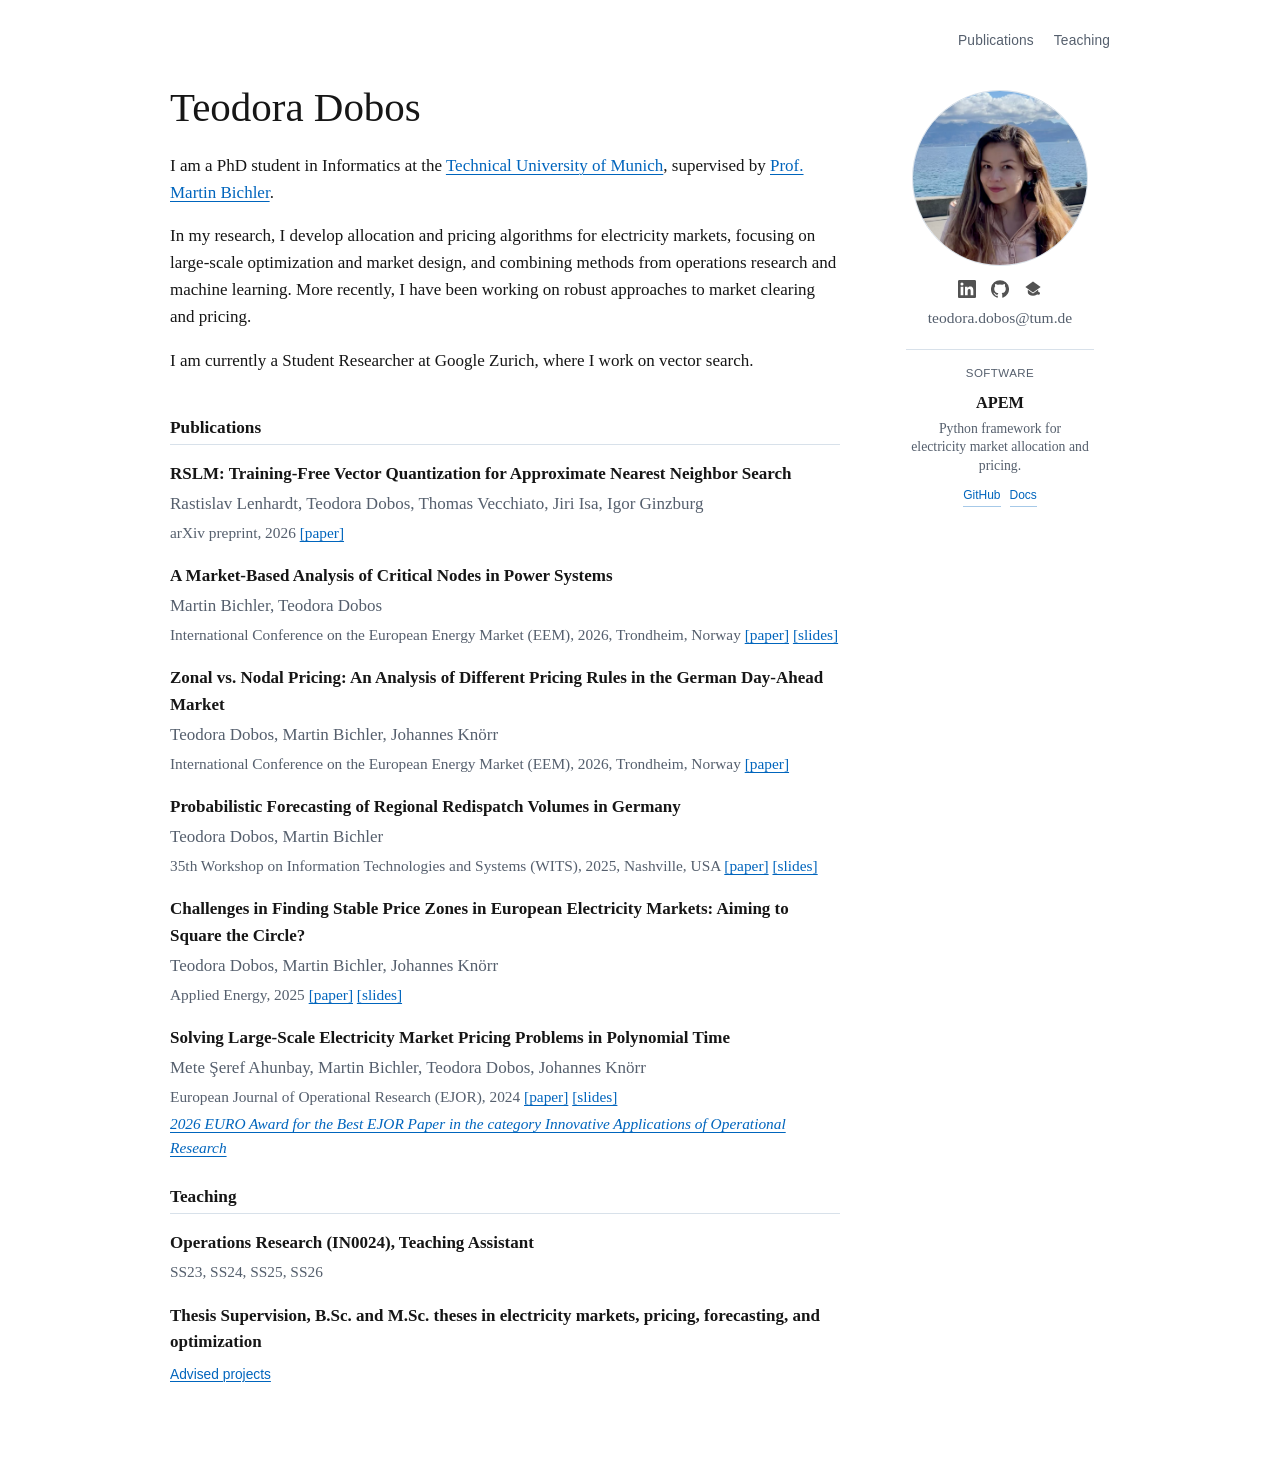
<file: index.html>
<!doctype html>
<html lang="en">
  <head>
    <meta charset="utf-8">
    <meta name="viewport" content="width=device-width, initial-scale=1">
    <title>Teodora Dobos</title>
    <meta
      name="description"
      content="Academic homepage of Teodora Dobos, PhD student in Informatics at the Technical University of Munich working on electricity market design, allocation and pricing algorithms, optimization, and machine learning."
    >
    <link rel="stylesheet" href="styles.css">
  </head>
  <body>
    <main class="page-shell">
      <nav class="site-nav" aria-label="Section navigation">
        <a href="#publications-section">Publications</a>
        <a href="#teaching-section">Teaching</a>
      </nav>

      <section class="intro" aria-labelledby="person-name">
        <div class="intro-copy">
          <h1 id="person-name"></h1>
          <div id="bio" class="bio"></div>
        </div>

        <aside class="profile" aria-label="Profile and contact information">
          <img id="profile-photo" class="profile-photo" alt="">
          <nav id="social-links" class="social-links" aria-label="Profile links"></nav>
          <p id="role" class="role"></p>
          <p id="affiliation" class="affiliation"></p>
          <p id="email" class="email"></p>
          <div id="software" class="software"></div>
        </aside>
      </section>

      <section id="manuscripts-section" class="content-section">
        <h2>Manuscripts Under Submission</h2>
        <ul id="manuscripts" class="simple-list"></ul>
      </section>

      <section id="publications-section" class="content-section">
        <h2>Publications</h2>
        <p id="publication-note" class="section-note"></p>
        <div id="publications" class="publication-list"></div>
      </section>

      <section id="teaching-section" class="content-section">
        <h2>Teaching</h2>
        <p id="teaching-note" class="section-note"></p>
        <div id="teaching" class="teaching-list"></div>
      </section>
    </main>

    <script src="site-data.js"></script>
    <script src="main.js"></script>
  </body>
</html>
</file>
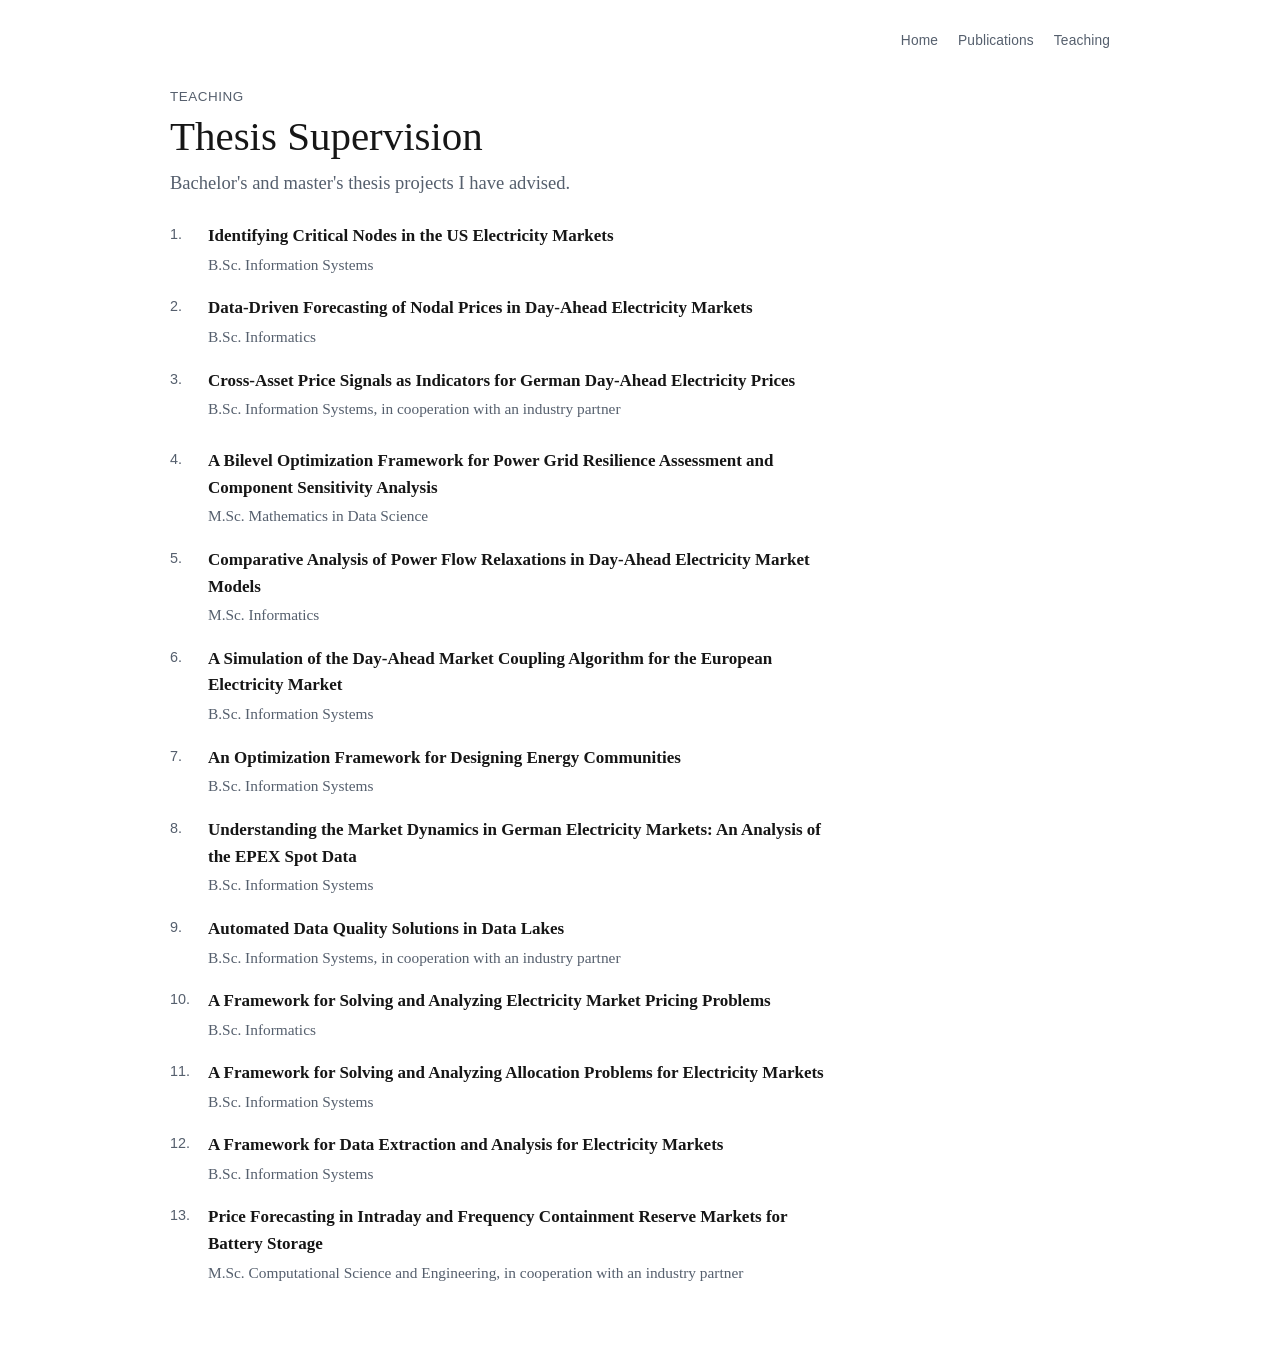
<file: theses.html>
<!doctype html>
<html lang="en">
  <head>
    <meta charset="utf-8">
    <meta name="viewport" content="width=device-width, initial-scale=1">
    <title>Thesis Supervision | Teodora Dobos</title>
    <meta
      name="description"
      content="Bachelor's and master's thesis projects supervised by Teodora Dobos."
    >
    <link rel="stylesheet" href="styles.css">
  </head>
  <body>
    <main class="page-shell">
      <nav class="site-nav" aria-label="Section navigation">
        <a href="index.html">Home</a>
        <a href="index.html#publications-section">Publications</a>
        <a href="index.html#teaching-section">Teaching</a>
      </nav>

      <section class="project-hero" aria-labelledby="theses-title">
        <p class="eyebrow">Teaching</p>
        <h1 id="theses-title">Thesis Supervision</h1>
        <p class="project-subtitle">Bachelor's and master's thesis projects I have advised.</p>
      </section>

      <section class="content-section project-page-section">
        <!-- <h2>Current Topics</h2> -->
        <div class="thesis-list">
          <article class="thesis-item">
            <div class="paper-title">Identifying Critical Nodes in the US Electricity Markets</div>
            <div class="venue">B.Sc. Information Systems</div>
          </article>
          <article class="thesis-item">
            <div class="paper-title">Data-Driven Forecasting of Nodal Prices in Day-Ahead Electricity Markets</div>
            <div class="venue">B.Sc. Informatics</div>
          </article>
          <article class="thesis-item">
            <div class="paper-title">Cross-Asset Price Signals as Indicators for German Day-Ahead Electricity Prices</div>
            <div class="venue">B.Sc. Information Systems, in cooperation with an industry partner</div>
          </article>
        </div>
      </section>

      <section class="content-section project-page-section">
        <!-- <h2>Completed Topics</h2> -->
        <div class="thesis-list">
          <article class="thesis-item">
            <div class="paper-title">A Bilevel Optimization Framework for Power Grid Resilience Assessment and Component Sensitivity Analysis</div>
            <div class="venue">M.Sc. Mathematics in Data Science</div>
          </article>
          <article class="thesis-item">
            <div class="paper-title">Comparative Analysis of Power Flow Relaxations in Day-Ahead Electricity Market Models</div>
            <div class="venue">M.Sc. Informatics</div>
          </article>
          <article class="thesis-item">
            <div class="paper-title">A Simulation of the Day-Ahead Market Coupling Algorithm for the European Electricity Market</div>
            <div class="venue">B.Sc. Information Systems</div>
          </article>
          <article class="thesis-item">
            <div class="paper-title">An Optimization Framework for Designing Energy Communities</div>
            <div class="venue">B.Sc. Information Systems</div>
          </article>
          <article class="thesis-item">
            <div class="paper-title">Understanding the Market Dynamics in German Electricity Markets: An Analysis of the EPEX Spot Data</div>
            <div class="venue">B.Sc. Information Systems</div>
          </article>
          <article class="thesis-item">
            <div class="paper-title">Automated Data Quality Solutions in Data Lakes</div>
            <div class="venue">B.Sc. Information Systems, in cooperation with an industry partner</div>
          </article>
          <article class="thesis-item">
            <div class="paper-title">A Framework for Solving and Analyzing Electricity Market Pricing Problems</div>
            <div class="venue">B.Sc. Informatics</div>
          </article>
          <article class="thesis-item">
            <div class="paper-title">A Framework for Solving and Analyzing Allocation Problems for Electricity Markets</div>
            <div class="venue">B.Sc. Information Systems</div>
          </article>
          <article class="thesis-item">
            <div class="paper-title">A Framework for Data Extraction and Analysis for Electricity Markets</div>
            <div class="venue">B.Sc. Information Systems</div>
          </article>
          <article class="thesis-item">
            <div class="paper-title">Price Forecasting in Intraday and Frequency Containment Reserve Markets for Battery Storage</div>
            <div class="venue">M.Sc. Computational Science and Engineering, in cooperation with an industry partner</div>
          </article>
        </div>
      </section>
    </main>
  </body>
</html>
</file>
<file: styles.css>
:root {
  color-scheme: light;
  --bg: #ffffff;
  --ink: #161616;
  --muted: #555f6d;
  --line: #d8e1ea;
  --accent: #0065bd;
  --accent-hover: #004a8f;
  --soft: #eef4fa;
}

* {
  box-sizing: border-box;
}

body {
  margin: 0;
  min-height: 100vh;
  background: var(--bg);
  color: var(--ink);
  font-family: "Iowan Old Style", "Palatino Linotype", Palatino, Georgia, serif;
  font-size: 17px;
  line-height: 1.58;
}

a {
  color: var(--accent);
  text-decoration-thickness: 1px;
  text-underline-offset: 0.18em;
}

a:hover {
  color: var(--accent-hover);
}

.page-shell {
  width: min(940px, calc(100% - 40px));
  margin: 0 auto;
  padding: 30px 0 76px;
}

.site-nav {
  display: flex;
  justify-content: flex-end;
  gap: 20px;
  margin-bottom: 34px;
  font-family: Arial, Helvetica, sans-serif;
  font-size: 0.86rem;
  letter-spacing: 0.01em;
}

.site-nav a {
  color: var(--muted);
  text-decoration: none;
}

.site-nav a:hover {
  color: var(--accent);
  text-decoration: underline;
  text-underline-offset: 0.22em;
}

.intro {
  display: grid;
  grid-template-columns: minmax(0, 1fr) 220px;
  gap: 50px;
  align-items: start;
}

h1,
h2,
p {
  margin-block-start: 0;
}

h1 {
  margin-block-end: 24px;
  font-size: clamp(1.9rem, 3.2vw, 2.65rem);
  line-height: 1.05;
  font-weight: 500;
}

h2 {
  margin-block-end: 16px;
  padding-block-end: 6px;
  border-bottom: 1px solid var(--line);
  font-size: 1.08rem;
  line-height: 1.2;
  font-weight: 700;
}

.bio p {
  max-width: 690px;
  margin: 0 0 17px;
}

.profile {
  display: grid;
  justify-items: center;
  gap: 7px;
  padding-top: 4px;
  text-align: center;
  font-size: 0.97rem;
}

.profile-photo {
  width: 176px;
  aspect-ratio: 1;
  object-fit: cover;
  border: 1px solid var(--line);
  border-radius: 50%;
  background: var(--soft);
}

.role,
.affiliation,
.email {
  margin: 0;
  line-height: 1.3;
}

.role {
  margin-top: 6px;
  font-weight: 700;
}

.affiliation {
  color: var(--muted);
}

.email {
  overflow-wrap: anywhere;
  color: var(--muted);
}

.social-links {
  display: flex;
  flex-wrap: wrap;
  justify-content: center;
  gap: 9px;
  margin-top: 4px;
  font-family: Arial, Helvetica, sans-serif;
  font-size: 0.84rem;
}

.social-link {
  display: inline-flex;
  align-items: center;
  justify-content: center;
  width: 24px;
  height: 24px;
  border: 0;
  border-radius: 50%;
  color: var(--muted);
  text-decoration: none;
  transition: color 140ms ease, transform 140ms ease;
}

.social-link:hover {
  color: var(--accent);
  transform: translateY(-1px);
}

.social-link img {
  width: 18px;
  height: 18px;
  display: block;
  filter: grayscale(1) brightness(0) opacity(0.68);
  transition: filter 140ms ease;
}

.social-link:hover img {
  filter: grayscale(1) brightness(0) opacity(0.95);
}

.software {
  width: min(100%, 188px);
  margin-top: 14px;
  padding: 14px 0 0;
  border-top: 1px solid var(--line);
  text-align: center;
}

.software-heading {
  margin-bottom: 8px;
  color: var(--muted);
  font-family: Arial, Helvetica, sans-serif;
  font-size: 0.72rem;
  letter-spacing: 0.04em;
  text-transform: uppercase;
}

.software-item {
  display: grid;
  justify-items: center;
  gap: 4px;
}

.software-title {
  color: var(--ink);
  font-size: 1.02rem;
  font-weight: 700;
  text-decoration: none;
}

.software-title:hover {
  color: var(--accent);
}

.software-description {
  color: var(--muted);
  max-width: 180px;
  font-size: 0.86rem;
  line-height: 1.35;
}

.software-links {
  display: flex;
  flex-wrap: wrap;
  justify-content: center;
  gap: 9px;
  margin-top: 5px;
  font-family: Arial, Helvetica, sans-serif;
  font-size: 0.75rem;
}

.software-links a {
  padding: 1px 0;
  color: var(--accent);
  text-decoration: none;
  border-bottom: 1px solid color-mix(in srgb, var(--accent) 35%, transparent);
}

.software-links a:hover {
  color: var(--accent-hover);
  border-bottom-color: var(--accent-hover);
}

.content-section {
  margin-top: 26px;
}

@media (min-width: 721px) {
  .page-shell {
    display: grid;
    grid-template-columns: minmax(0, 1fr) 220px;
    column-gap: 50px;
    align-items: start;
  }

  .site-nav {
    grid-column: 1 / -1;
  }

  .intro {
    display: contents;
  }

  .intro-copy,
  .content-section {
    grid-column: 1;
  }

  .profile {
    grid-column: 2;
    grid-row: 2 / span 4;
  }
}

.project-hero {
  max-width: 720px;
}

.eyebrow {
  margin: 0 0 8px;
  color: var(--muted);
  font-family: Arial, Helvetica, sans-serif;
  font-size: 0.84rem;
  letter-spacing: 0.04em;
  text-transform: uppercase;
}

.project-subtitle {
  margin: -14px 0 0;
  color: var(--muted);
  font-size: 1.16rem;
}

.project-page-section {
  max-width: 760px;
}

.project-page-section p {
  margin: 0 0 14px;
}

.feature-list {
  margin: 0;
  padding-left: 22px;
}

.feature-list li {
  margin-bottom: 5px;
}

.section-note {
  margin: 0 0 13px;
  color: var(--muted);
  font-size: 0.98rem;
}

.simple-list {
  margin: 0;
  padding-left: 22px;
}

.simple-list li {
  margin-bottom: 5px;
}

.publication-list,
.related-list,
.thesis-list,
.teaching-list {
  display: grid;
  gap: 18px;
}

.page-shell {
  counter-reset: thesis;
}

.publication,
.thesis-item,
.teaching-item {
  display: grid;
  gap: 3px;
}

.thesis-item {
  counter-increment: thesis;
  grid-template-columns: 34px minmax(0, 1fr);
  column-gap: 4px;
}

.thesis-item::before {
  content: counter(thesis) ".";
  grid-row: span 2;
  color: var(--muted);
  font-family: Arial, Helvetica, sans-serif;
  font-size: 0.9rem;
}

.paper-title,
.course-title {
  font-weight: 700;
}

.authors,
.venue,
.award,
.term {
  color: var(--muted);
}

.venue,
.award,
.term {
  font-size: 0.96rem;
}

.award {
  font-style: italic;
}

.paper-links,
.teaching-links {
  display: flex;
  flex-wrap: wrap;
  gap: 11px;
  margin-top: 2px;
  font-family: Arial, Helvetica, sans-serif;
  font-size: 0.86rem;
}

.paper-links a,
.teaching-links a {
  color: var(--accent);
}

.is-hidden {
  display: none;
}

@media (max-width: 720px) {
  body {
    font-size: 16px;
  }

  .page-shell {
    width: min(100% - 28px, 560px);
    padding-top: 32px;
  }

  .site-nav {
    justify-content: flex-start;
    margin-bottom: 22px;
  }

  .intro {
    grid-template-columns: 1fr;
    gap: 20px;
  }

  .profile {
    justify-items: start;
    grid-template-columns: 112px minmax(0, 1fr);
    column-gap: 18px;
    row-gap: 5px;
    text-align: left;
  }

  .profile-photo {
    grid-row: span 6;
    width: 112px;
  }

  .role {
    margin-top: 0;
  }

  .social-links {
    justify-content: start;
  }

  .software {
    grid-column: 2;
    margin-top: 6px;
    padding-top: 9px;
    text-align: left;
  }

  .software-item,
  .software-links {
    justify-items: start;
    justify-content: start;
  }
}
</file>
